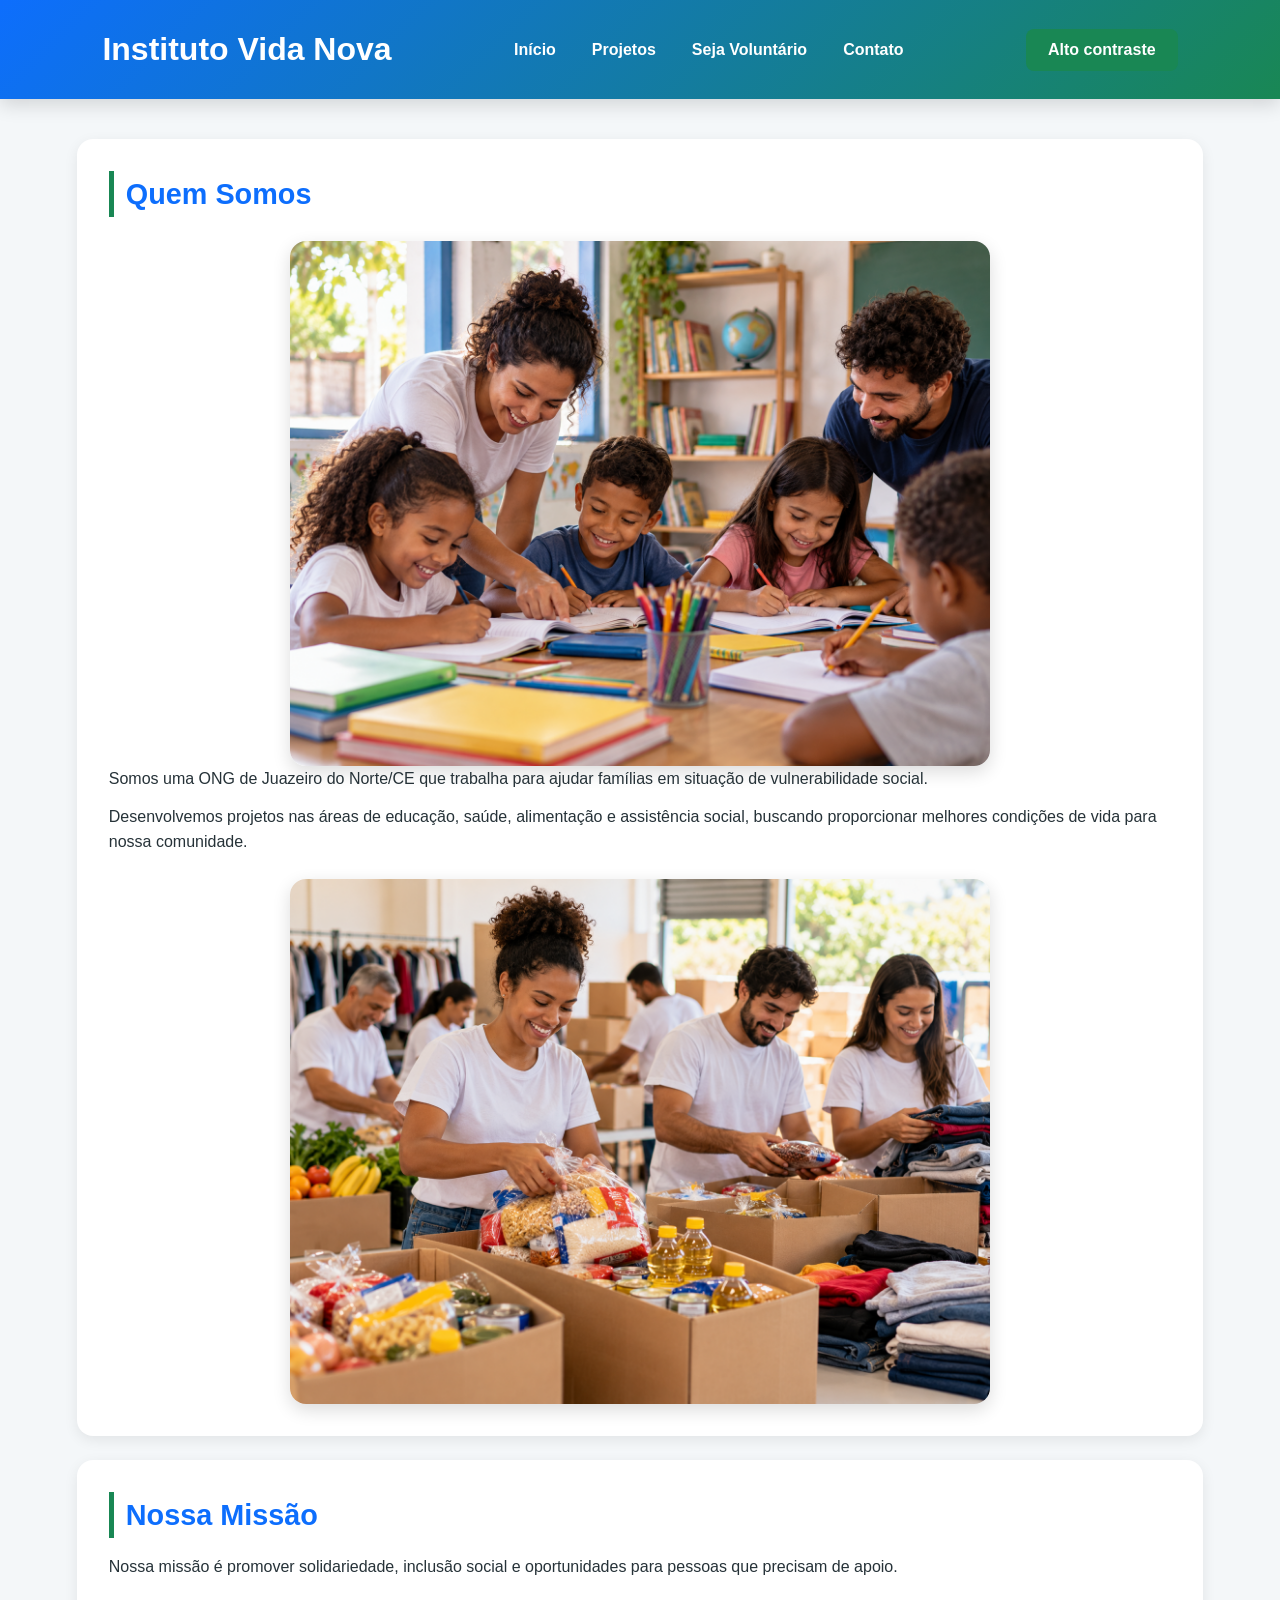
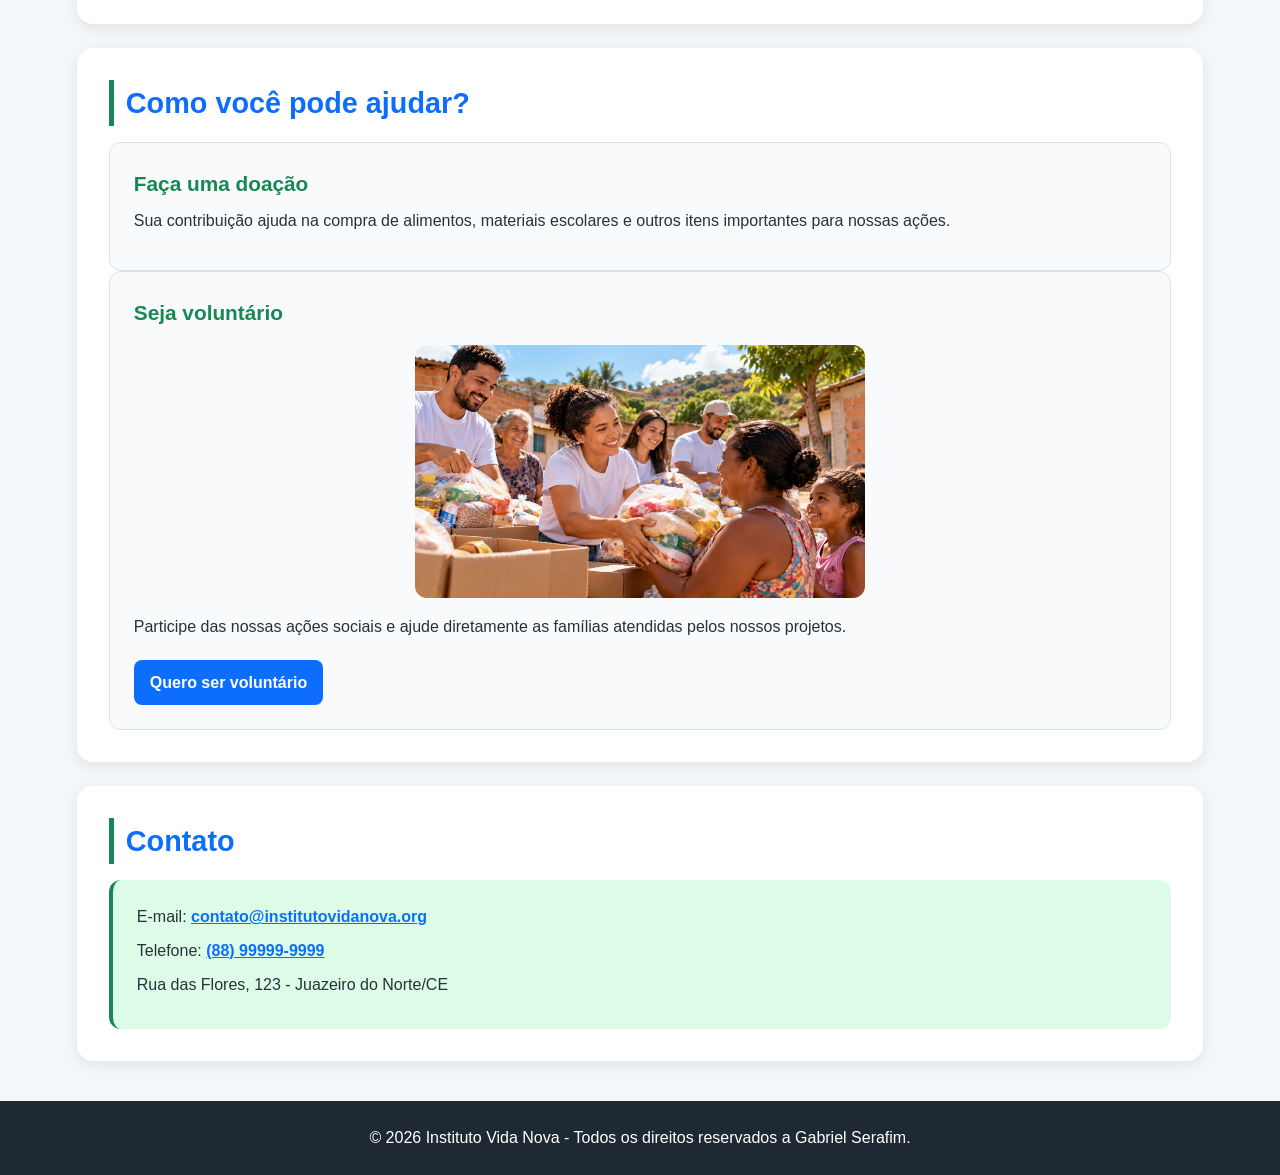
<file: index.html>
<!DOCTYPE html>
<html lang="pt-BR">

<head>
    <meta charset="UTF-8">
    <title>Instituto Vida Nova</title>

    <script>
        window.location.href = "./html/index.html";
    </script>
</head>

<body>
    <p>
        Redirecionando...
        <a href="./html/index.html">Clique aqui para acessar o site.</a>
    </p>
</body>

</html>
</file>
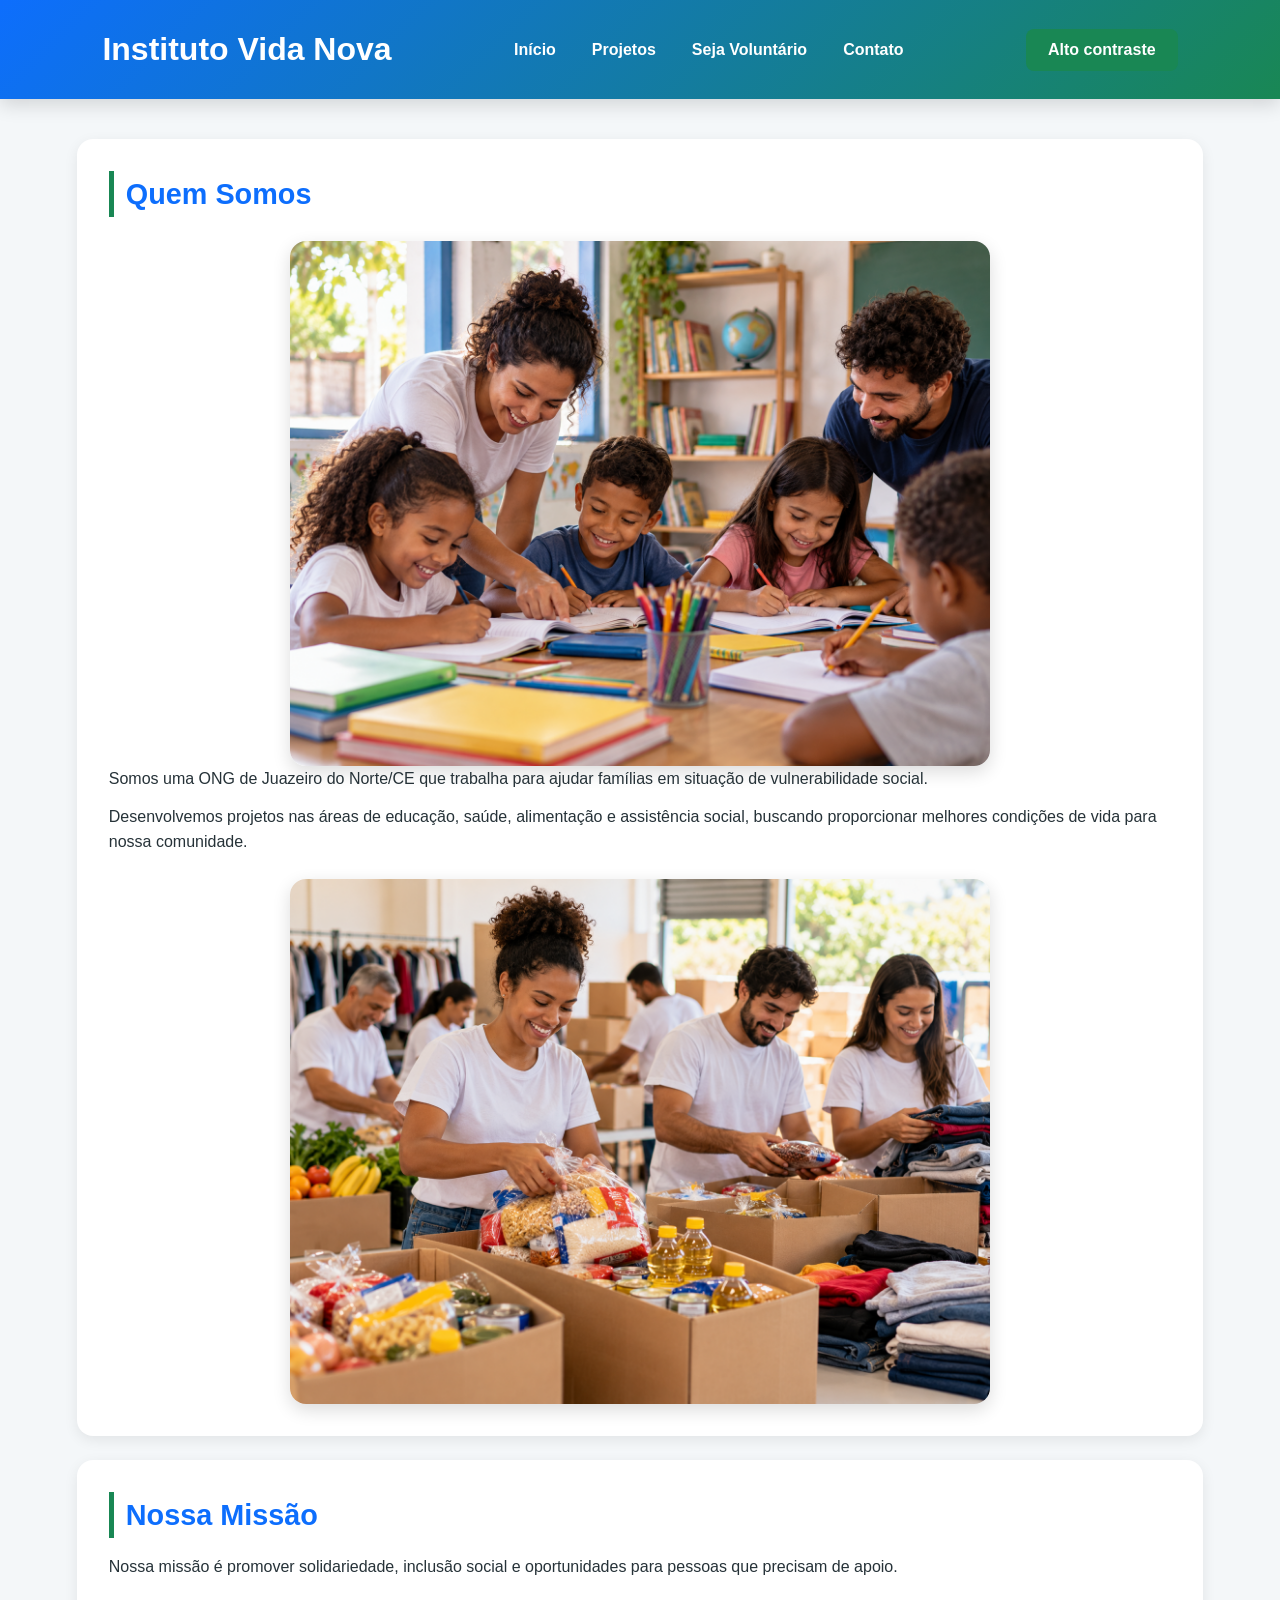
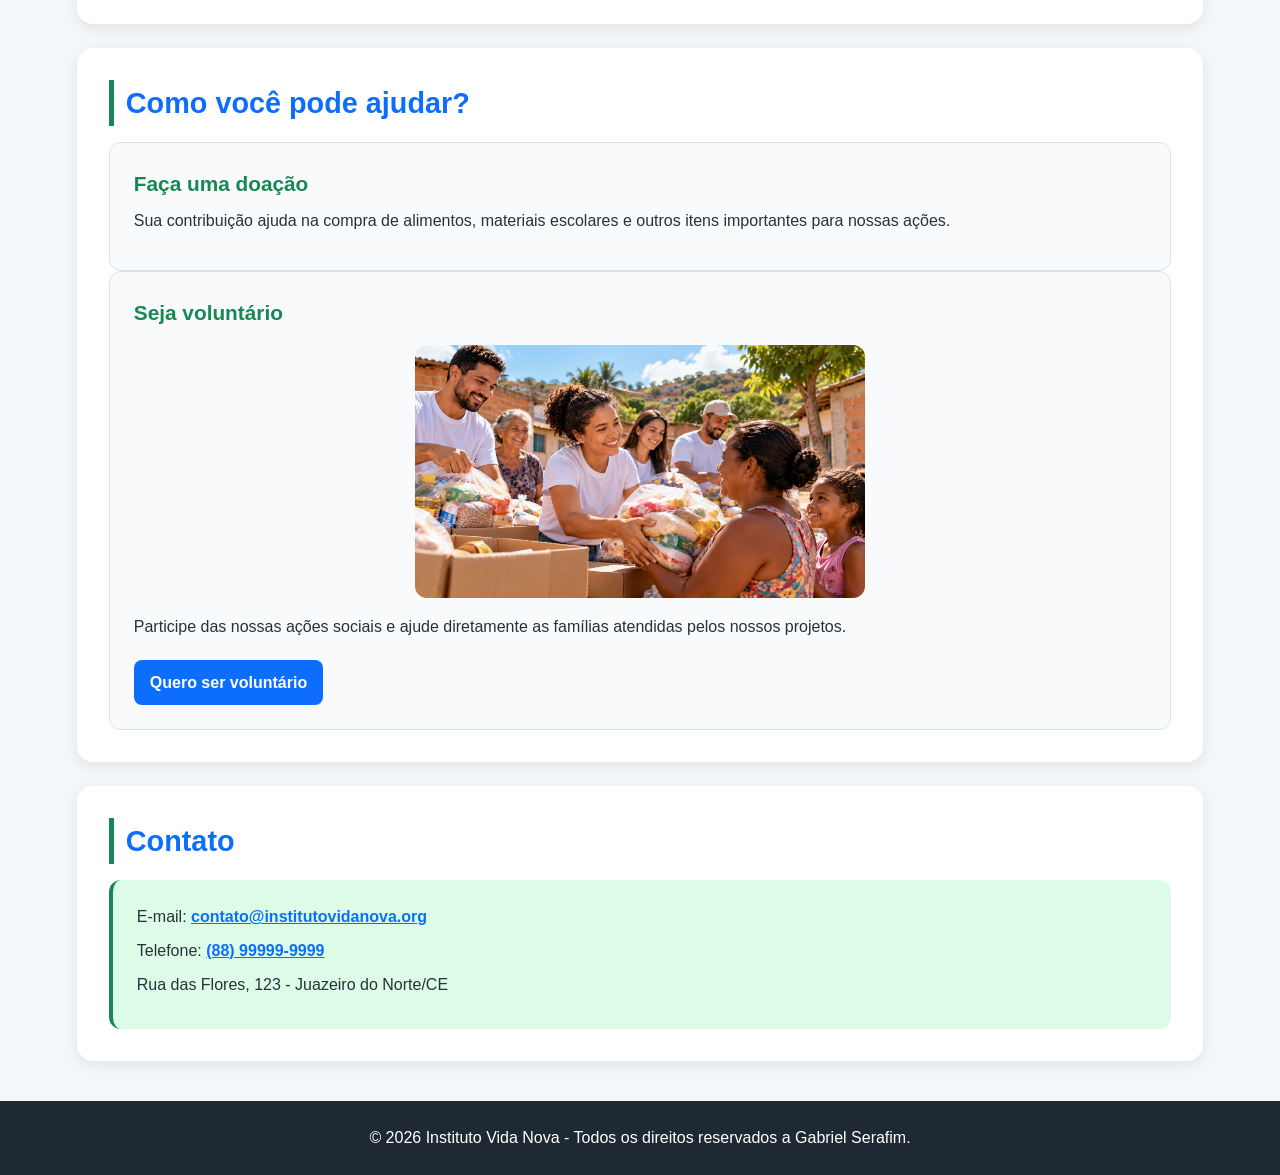
<file: html/index.html>
<!DOCTYPE html>
<html lang="pt-BR">

<head>
    <meta charset="UTF-8">
    <meta name="viewport" content="width=device-width, initial-scale=1.0">

    <title>Instituto Vida Nova</title>

 <link rel="stylesheet" href="../css/style.min.css">
<link rel="icon" type="image/png" href="../imagens/faviconsite.png">
</head>

<body>
  <a href="#conteudo" class="skip-link">
    Pular para o conteúdo principal
</a>
   <header>

    <h1>Instituto Vida Nova</h1>

    <input type="checkbox" id="menu-toggle">

    <label
        for="menu-toggle"
        class="menu-icon"
        aria-label="Abrir ou fechar menu de navegação">
        ☰
    </label>

    <nav aria-label="Navegação principal">

        <a href="index.html" aria-current="page">Início</a>
        <a href="projetos.html">Projetos</a>
        <a href="cadastro.html">Seja Voluntário</a>
        <a href="contatos.html">Contato</a>

    </nav>
<button
    type="button"
    id="contraste-btn"
    aria-pressed="false">
    Alto contraste
</button>
</header>


    <main id="conteudo">

        <section id="sobre">

            <h2>Quem Somos</h2>

            <img
                src="../imagens/imagem1.png"
                alt="Voluntários do Instituto Vida Nova auxiliando os estudos das crianças"
                width="400">

            <p>
                Somos uma ONG de Juazeiro do Norte/CE que trabalha para ajudar
                famílias em situação de vulnerabilidade social.
            </p>

            <p>
                Desenvolvemos projetos nas áreas de educação, saúde,
                alimentação e assistência social, buscando proporcionar
                melhores condições de vida para nossa comunidade.
            </p>

            <img
                src="../imagens/Imagem4.png"
                alt="Voluntários do Instituto Vida Nova entregando doações para famílias"
                width="400">

        </section>


        <section id="missao">

            <h2>Nossa Missão</h2>

            <p>
                Nossa missão é promover solidariedade, inclusão social e
                oportunidades para pessoas que precisam de apoio.
            </p>

        </section>


        <section id="como-ajudar">

            <h2>Como você pode ajudar?</h2>

            <article>

                <h3>Faça uma doação</h3>

                <p>
                    Sua contribuição ajuda na compra de alimentos,
                    materiais escolares e outros itens importantes
                    para nossas ações.
                </p>

            </article>


            <article>

                <h3>Seja voluntário</h3>

                <img
                    src="../imagens/Imagem 2.png"
                    alt="Voluntários entregando cestas básicas"
                    width="450">

                <p>
                    Participe das nossas ações sociais e ajude diretamente
                    as famílias atendidas pelos nossos projetos.
                </p>

                <a href="#"
                   data-pagina="cadastro">
                    Quero ser voluntário
                </a>

            </article>

        </section>


        <section id="contato">

            <h2>Contato</h2>

            <address>

                <p>
                    E-mail:
                    <a href="mailto:contato@institutovidanova.org">
                        contato@institutovidanova.org
                    </a>
                </p>

                <p>
                    Telefone:
                    <a href="tel:+5588999999999">
                        (88) 99999-9999
                    </a>
                </p>

                <p>
                    Rua das Flores, 123 - Juazeiro do Norte/CE
                </p>

            </address>

        </section>

    </main>


    <footer>

        <p>
            &copy; 2026 Instituto Vida Nova -
            Todos os direitos reservados a Gabriel Serafim.
        </p>

    </footer>

<script src="../js/script.min.js"></script>
</body>

</html>
</file>
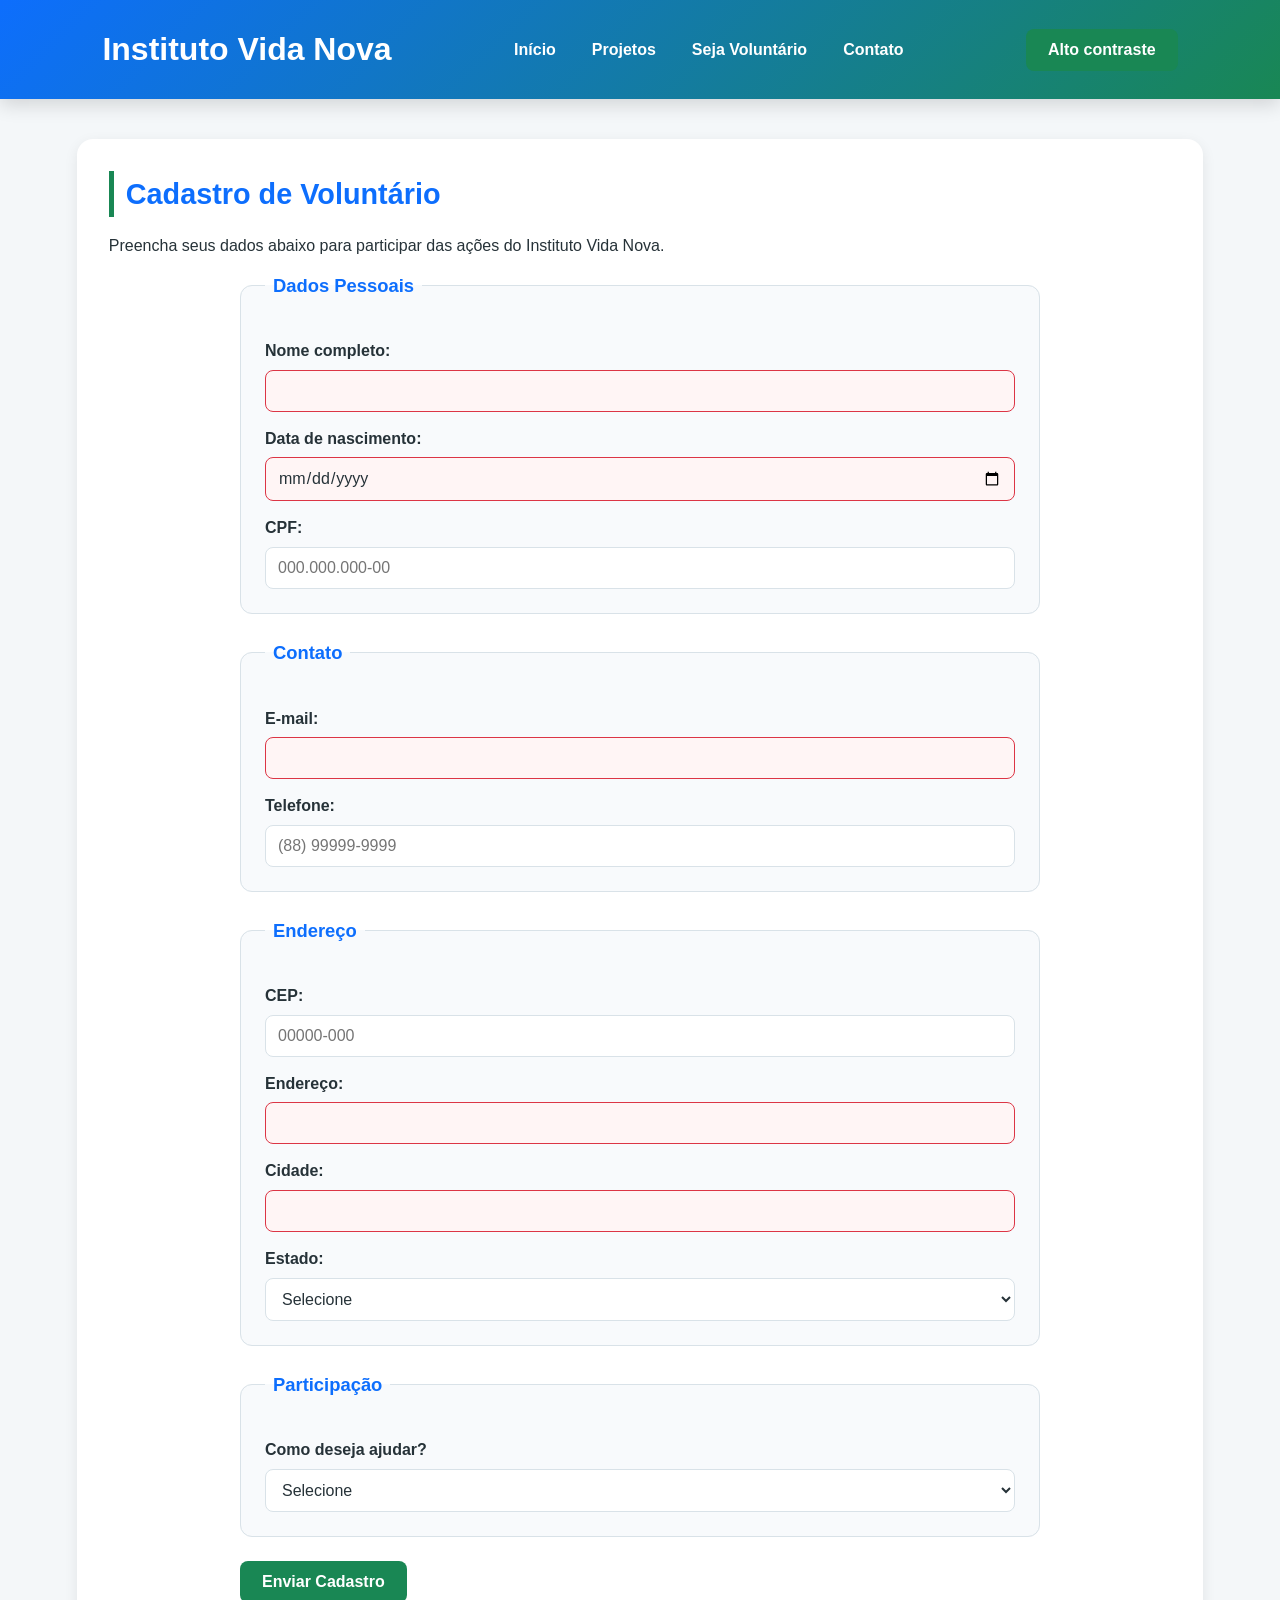
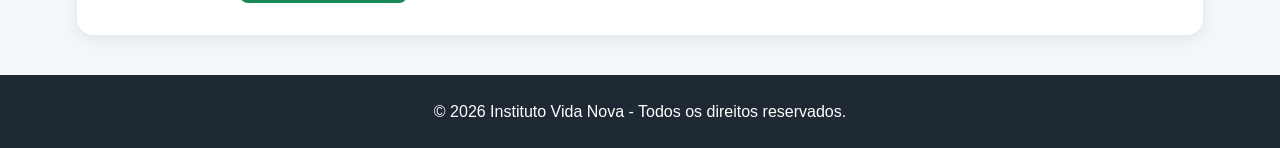
<file: html/cadastro.html>
<!DOCTYPE html>
<html lang="pt-BR">

<head>
    <meta charset="UTF-8">
    <meta name="viewport" content="width=device-width, initial-scale=1.0">

    <title>Cadastro - Instituto Vida Nova</title>

       <link rel="stylesheet" href="../css/style.min.css">
    <link rel="icon" type="image/png" href="../imagens/faviconsite.png">    


<body>

   <header>

    <h1>Instituto Vida Nova</h1>

    <input type="checkbox" id="menu-toggle">

    <label
        for="menu-toggle"
        class="menu-icon"
        aria-label="Abrir ou fechar menu de navegação">
        ☰
    </label>

    <nav aria-label="Navegação principal">

        <a href="index.html" aria-current="page">Início</a>
        <a href="projetos.html">Projetos</a>
        <a href="cadastro.html">Seja Voluntário</a>
        <a href="contatos.html">Contato</a>

    </nav>
<button
    type="button"
    id="contraste-btn"
    aria-pressed="false">
    Alto contraste
</button>
</header>


    <main>

        <section>

            <h2>Cadastro de Voluntário</h2>

            <p>
                Preencha seus dados abaixo para participar das ações
                do Instituto Vida Nova.
            </p>


            <form id="formCadastro">

                <fieldset>

                    <legend>Dados Pessoais</legend>

                    <label for="nome">Nome completo:</label>

                    <input
                        type="text"
                        id="nome"
                        name="nome"
                        required>


                    <label for="nascimento">
                        Data de nascimento:
                    </label>

                    <input
                        type="date"
                        id="nascimento"
                        name="nascimento"
                        required>


                    <label for="cpf">CPF:</label>

                    <input
                        type="text"
                        id="cpf"
                        name="cpf"
                        placeholder="000.000.000-00"
                        pattern="\d{3}\.\d{3}\.\d{3}-\d{2}"
                        required>

                </fieldset>


                <fieldset>

                    <legend>Contato</legend>

                    <label for="email">E-mail:</label>

                    <input
                        type="email"
                        id="email"
                        name="email"
                        required>


                    <label for="telefone">Telefone:</label>

                    <input
                        type="tel"
                        id="telefone"
                        name="telefone"
                        placeholder="(88) 99999-9999"
                        required>

                </fieldset>


                <fieldset>

                    <legend>Endereço</legend>

                    <label for="cep">CEP:</label>

                    <input
                        type="text"
                        id="cep"
                        name="cep"
                        placeholder="00000-000"
                        pattern="\d{5}-\d{3}"
                        required>


                    <label for="endereco">Endereço:</label>

                    <input
                        type="text"
                        id="endereco"
                        name="endereco"
                        required>


                    <label for="cidade">Cidade:</label>

                    <input
                        type="text"
                        id="cidade"
                        name="cidade"
                        required>


                    <label for="estado">Estado:</label>

                    <select
                        id="estado"
                        name="estado"
                        required>

                        <option value="">Selecione</option>

                        <option value="AC">Acre</option>
                        <option value="AL">Alagoas</option>
                        <option value="AP">Amapá</option>
                        <option value="AM">Amazonas</option>
                        <option value="BA">Bahia</option>
                        <option value="CE">Ceará</option>
                        <option value="DF">Distrito Federal</option>
                        <option value="ES">Espírito Santo</option>
                        <option value="GO">Goiás</option>
                        <option value="MA">Maranhão</option>
                        <option value="MT">Mato Grosso</option>
                        <option value="MS">Mato Grosso do Sul</option>
                        <option value="MG">Minas Gerais</option>
                        <option value="PA">Pará</option>
                        <option value="PB">Paraíba</option>
                        <option value="PR">Paraná</option>
                        <option value="PE">Pernambuco</option>
                        <option value="PI">Piauí</option>
                        <option value="RJ">Rio de Janeiro</option>
                        <option value="RN">Rio Grande do Norte</option>
                        <option value="RS">Rio Grande do Sul</option>
                        <option value="RO">Rondônia</option>
                        <option value="RR">Roraima</option>
                        <option value="SC">Santa Catarina</option>
                        <option value="SP">São Paulo</option>
                        <option value="SE">Sergipe</option>
                        <option value="TO">Tocantins</option>

                    </select>

                </fieldset>


                <fieldset>

                    <legend>Participação</legend>

                    <label for="participacao">
                        Como deseja ajudar?
                    </label>

                    <select
                        id="participacao"
                        name="participacao"
                        required>

                        <option value="">Selecione</option>

                        <option value="voluntario">
                            Quero ser voluntário
                        </option>

                        <option value="doador">
                            Quero fazer doações
                        </option>

                        <option value="ambos">
                            Quero ser voluntário e doador
                        </option>

                    </select>

                </fieldset>


                <button type="submit">
                    Enviar Cadastro
                </button>

            </form>

            <div id="mensagem-feedback"></div>

        </section>

    </main>


    <footer>

        <p>
            &copy; 2026 Instituto Vida Nova -
            Todos os direitos reservados.
        </p>

    </footer>


    <script src="../js/script.min.js"></script>

</body>

</html>
</file>
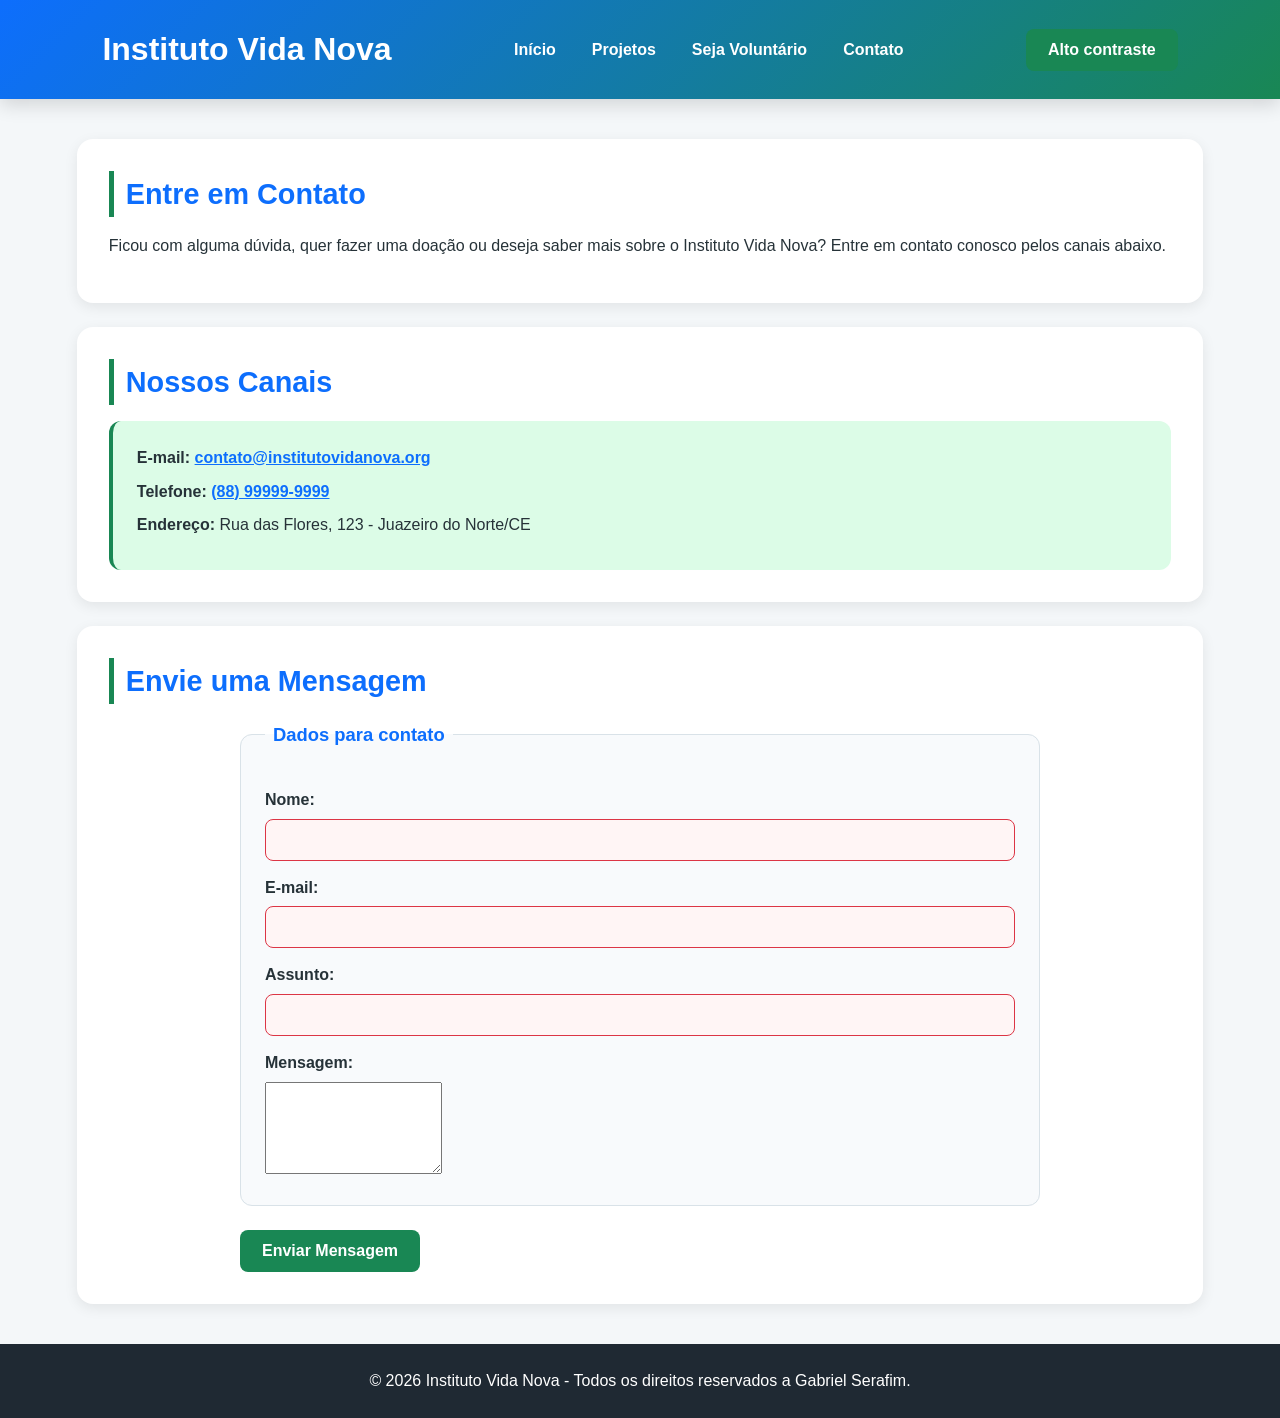
<file: html/contatos.html>
<!DOCTYPE html>
<html lang="pt-BR">

<head>
    <meta charset="UTF-8">
    <meta name="viewport" content="width=device-width, initial-scale=1.0">

    <title>Contato - Instituto Vida Nova</title>

        <link rel="stylesheet" href="../css/style.min.css">
    <link rel="icon" type="image/png" href="../imagens/faviconsite.png">    

</head>

<body>

   <header>

    <h1>Instituto Vida Nova</h1>

    <input type="checkbox" id="menu-toggle">

    <label
        for="menu-toggle"
        class="menu-icon"
        aria-label="Abrir ou fechar menu de navegação">
        ☰
    </label>

    <nav aria-label="Navegação principal">

        <a href="index.html" aria-current="page">Início</a>
        <a href="projetos.html">Projetos</a>
        <a href="cadastro.html">Seja Voluntário</a>
        <a href="contatos.html">Contato</a>

    </nav>
<button
    type="button"
    id="contraste-btn"
    aria-pressed="false">
    Alto contraste
</button>
</header>


    <main>

        <section>

            <h2>Entre em Contato</h2>

            <p>
                Ficou com alguma dúvida, quer fazer uma doação
                ou deseja saber mais sobre o Instituto Vida Nova?
                Entre em contato conosco pelos canais abaixo.
            </p>

        </section>


        <section>

            <h2>Nossos Canais</h2>

            <address>

                <p>
                    <strong>E-mail:</strong>

                    <a href="mailto:contato@institutovidanova.org">
                        contato@institutovidanova.org
                    </a>
                </p>


                <p>
                    <strong>Telefone:</strong>

                    <a href="tel:+5588999999999">
                        (88) 99999-9999
                    </a>
                </p>


                <p>
                    <strong>Endereço:</strong>
                    Rua das Flores, 123 - Juazeiro do Norte/CE
                </p>

            </address>

        </section>


        <section>

            <h2>Envie uma Mensagem</h2>

            <form id="formContato">

                <fieldset>

                    <legend>Dados para contato</legend>


                    <label for="nome">
                        Nome:
                    </label>

                    <input
                        type="text"
                        id="nome"
                        name="nome"
                        required>


                    <label for="email">
                        E-mail:
                    </label>

                    <input
                        type="email"
                        id="email"
                        name="email"
                        required>


                    <label for="assunto">
                        Assunto:
                    </label>

                    <input
                        type="text"
                        id="assunto"
                        name="assunto"
                        required>


                    <label for="mensagem">
                        Mensagem:
                    </label>

                    <textarea
                        id="mensagem"
                        name="mensagem"
                        rows="6"
                        required></textarea>

                </fieldset>


                <button type="submit">
                    Enviar Mensagem
                </button>

            </form>


            <div id="mensagem-feedback"></div>

        </section>

    </main>


    <footer>

        <p>
            &copy; 2026 Instituto Vida Nova -
            Todos os direitos reservados a Gabriel Serafim.
        </p>

    </footer>


    <script src="../js/script.min.js"></script>

</body>

</html>
</file>
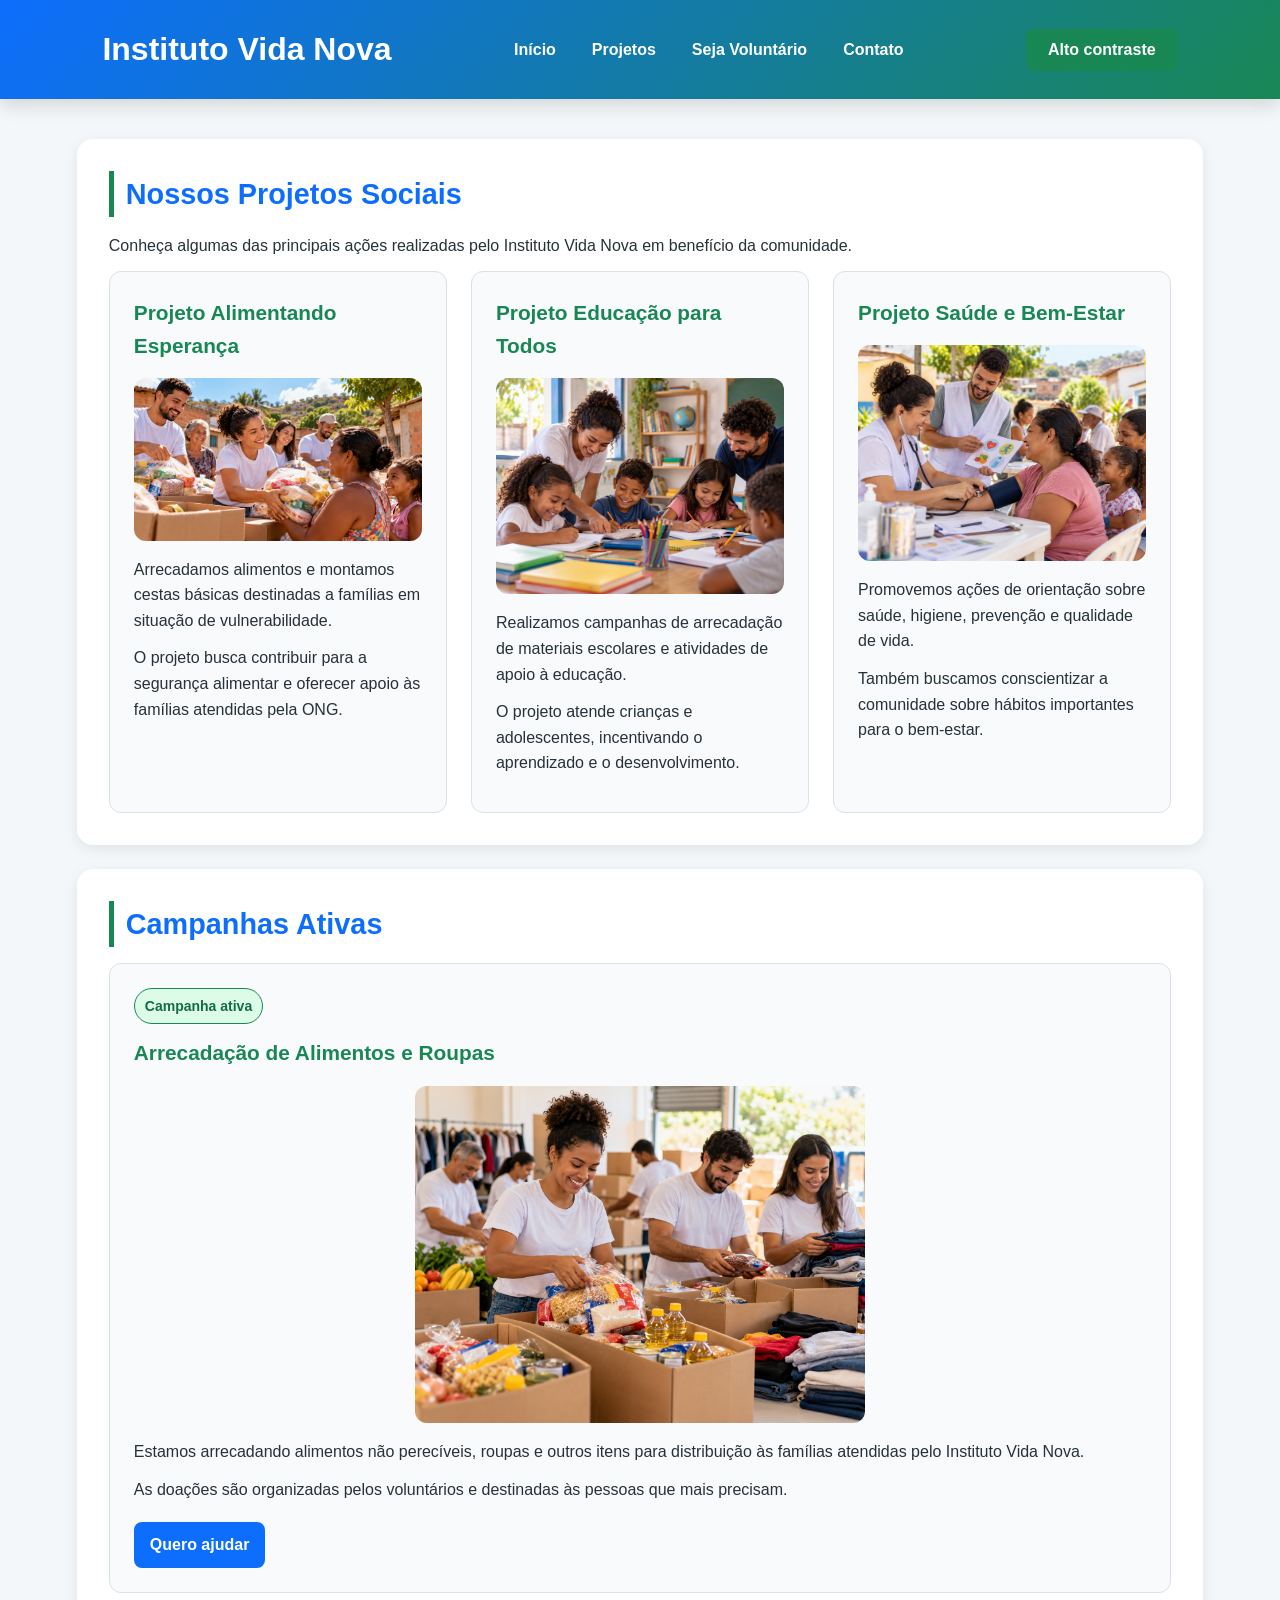
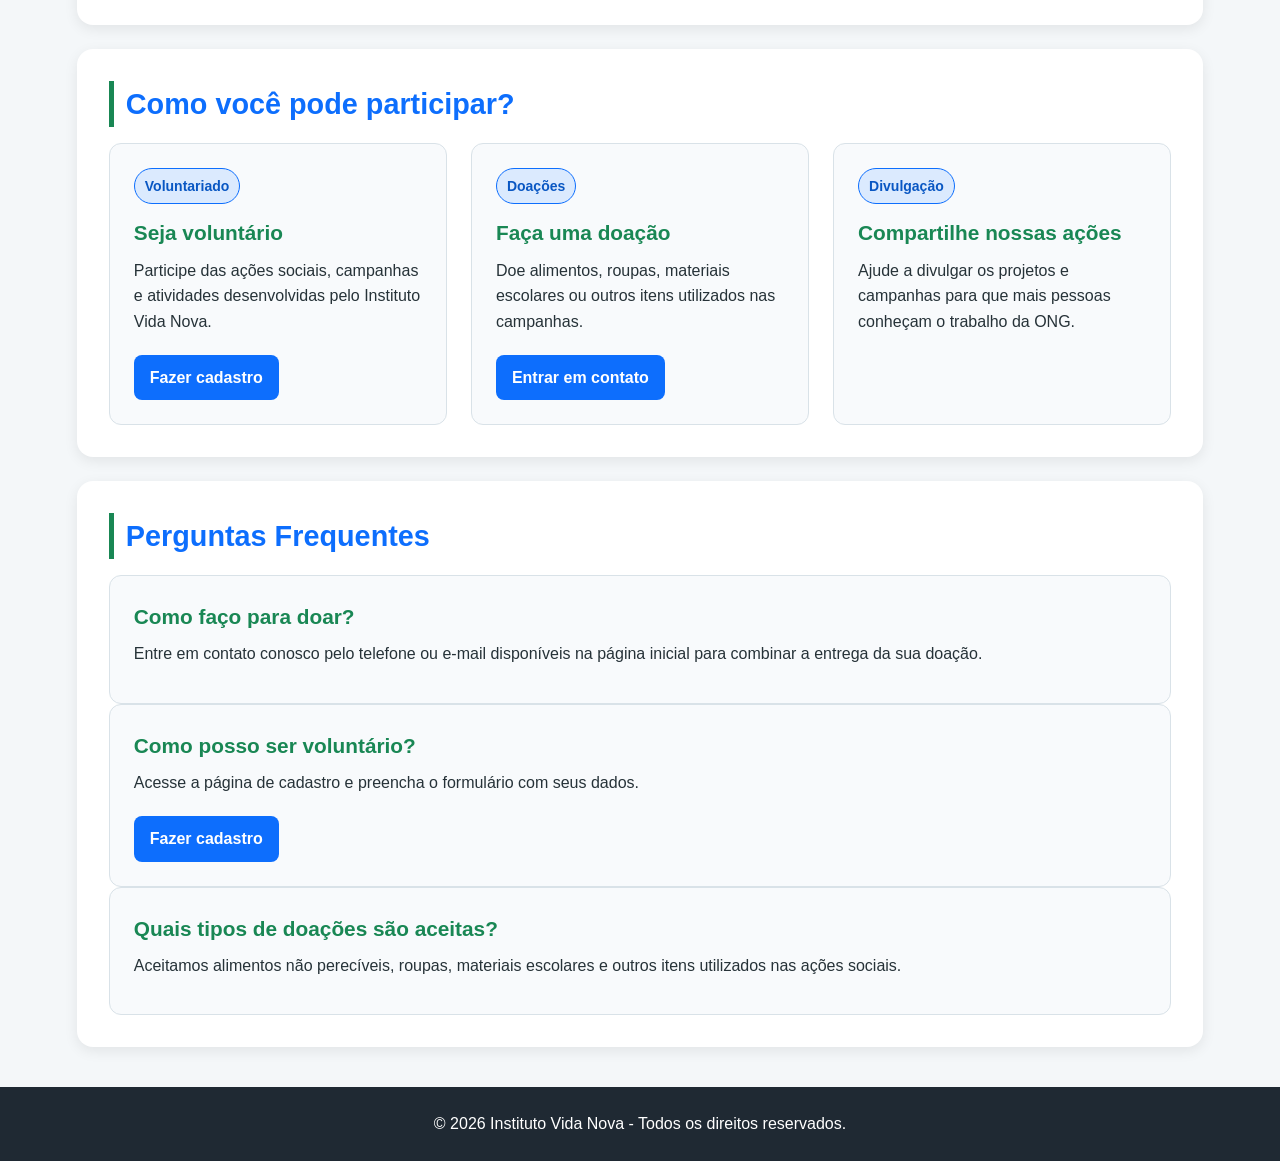
<file: html/projetos.html>
<!DOCTYPE html>
<html lang="pt-BR">

<head>
    <meta charset="UTF-8">

    <meta name="viewport"
          content="width=device-width, initial-scale=1.0">

    <title>Projetos - Instituto Vida Nova</title>

    <link rel="stylesheet" href="../css/style.min.css">
    <link rel="icon" type="image/png" href="../imagens/faviconsite.png">    
</head>

<body>

    <header>

    <h1>Instituto Vida Nova</h1>

    <input type="checkbox" id="menu-toggle">

    <label
        for="menu-toggle"
        class="menu-icon"
        aria-label="Abrir ou fechar menu de navegação">
        ☰
    </label>

    <nav aria-label="Navegação principal">

        <a href="index.html" aria-current="page">Início</a>
        <a href="projetos.html">Projetos</a>
        <a href="cadastro.html">Seja Voluntário</a>
        <a href="contatos.html">Contato</a>

    </nav>
<button
    type="button"
    id="contraste-btn"
    aria-pressed="false">
    Alto contraste
</button>
</header>


    <main>

        <!-- =========================
             PROJETOS SOCIAIS
        ========================== -->

        <section>

            <h2>Nossos Projetos Sociais</h2>

            <p>
                Conheça algumas das principais ações realizadas
                pelo Instituto Vida Nova em benefício da comunidade.
            </p>


            <div class="projetos-grid">

                <article>

                    <h3>
                        Projeto Alimentando Esperança
                    </h3>

                    <img
                        src="../imagens/Imagem 2.png"
                        alt="Voluntários entregando alimentos para famílias"
                        width="450">

                    <p>
                        Arrecadamos alimentos e montamos cestas básicas
                        destinadas a famílias em situação de vulnerabilidade.
                    </p>

                    <p>
                        O projeto busca contribuir para a segurança alimentar
                        e oferecer apoio às famílias atendidas pela ONG.
                    </p>

                </article>


                <article>

                    <h3>
                        Projeto Educação para Todos
                    </h3>

                    <img
                        src="../imagens/imagem1.png"
                        alt="Voluntários auxiliando crianças em atividades educacionais"
                        width="450">

                    <p>
                        Realizamos campanhas de arrecadação de materiais
                        escolares e atividades de apoio à educação.
                    </p>

                    <p>
                        O projeto atende crianças e adolescentes,
                        incentivando o aprendizado e o desenvolvimento.
                    </p>

                </article>


                <article>

                    <h3>
                        Projeto Saúde e Bem-Estar
                    </h3>

                    <img
                        src="../imagens/Imagem 3.png"
                        alt="Voluntários realizando ação de saúde com moradores da comunidade"
                        width="450">
                    <p>
                        Promovemos ações de orientação sobre saúde,
                        higiene, prevenção e qualidade de vida.
                    </p>

                    <p>
                        Também buscamos conscientizar a comunidade
                        sobre hábitos importantes para o bem-estar.
                    </p>

                </article>

            </div>

        </section>



        <!-- =========================
             CAMPANHAS ATIVAS
        ========================== -->

        <section>

            <h2>Campanhas Ativas</h2>

            <article>

                <span class="badge badge-ativo">
                    Campanha ativa
                </span>

                <h3>
                    Arrecadação de Alimentos e Roupas
                </h3>

                <img
                    src="../imagens/Imagem4.png"
                    alt="Voluntários organizando alimentos e roupas para doação"
                    width="450">

                <p>
                    Estamos arrecadando alimentos não perecíveis,
                    roupas e outros itens para distribuição às famílias
                    atendidas pelo Instituto Vida Nova.
                </p>

                <p>
                    As doações são organizadas pelos voluntários
                    e destinadas às pessoas que mais precisam.
                </p>

                <a href="cadastro.html">
                    Quero ajudar
                </a>

            </article>

        </section>



        <!-- =========================
             COMO AJUDAR
        ========================== -->

        <section>

            <h2>Como você pode participar?</h2>


            <div class="grid-12">

                <article class="col-4">

                    <span class="badge badge-info">
                        Voluntariado
                    </span>

                    <h3>
                        Seja voluntário
                    </h3>

                    <p>
                        Participe das ações sociais,
                        campanhas e atividades desenvolvidas
                        pelo Instituto Vida Nova.
                    </p>

                    <a href="cadastro.html">
                        Fazer cadastro
                    </a>

                </article>


                <article class="col-4">

                    <span class="badge badge-info">
                        Doações
                    </span>

                    <h3>
                        Faça uma doação
                    </h3>

                    <p>
                        Doe alimentos, roupas,
                        materiais escolares ou outros itens
                        utilizados nas campanhas.
                    </p>

                    <a href="index.html">
                        Entrar em contato
                    </a>

                </article>


                <article class="col-4">

                    <span class="badge badge-info">
                        Divulgação
                    </span>

                    <h3>
                        Compartilhe nossas ações
                    </h3>

                    <p>
                        Ajude a divulgar os projetos
                        e campanhas para que mais pessoas
                        conheçam o trabalho da ONG.
                    </p>

                </article>

            </div>

        </section>



        <!-- =========================
             PERGUNTAS FREQUENTES
        ========================== -->

        <section>

            <h2>Perguntas Frequentes</h2>


            <article>

                <h3>
                    Como faço para doar?
                </h3>

                <p>
                    Entre em contato conosco pelo telefone
                    ou e-mail disponíveis na página inicial
                    para combinar a entrega da sua doação.
                </p>

            </article>


            <article>

                <h3>
                    Como posso ser voluntário?
                </h3>

                <p>
                    Acesse a página de cadastro
                    e preencha o formulário com seus dados.
                </p>

                <a href="cadastro.html">
                    Fazer cadastro
                </a>

            </article>


            <article>

                <h3>
                    Quais tipos de doações são aceitas?
                </h3>

                <p>
                    Aceitamos alimentos não perecíveis,
                    roupas, materiais escolares e outros
                    itens utilizados nas ações sociais.
                </p>

            </article>

        </section>

    </main>


    <footer>

        <p>
            &copy; 2026 Instituto Vida Nova -
            Todos os direitos reservados.
        </p>

    </footer>
<script src="../js/script.min.js"></script>
</body>

</html>
</file>
<file: css/style.min.css>
:root{--cor-primaria:#0d6efd;--cor-primaria-escura:#0957c3;--cor-primaria-clara:#dbeafe;--cor-secundaria:#198754;--cor-secundaria-escura:#146c43;--cor-secundaria-clara:#dcfce7;--cor-sucesso:#198754;--cor-erro:#dc3545;--cor-alerta:#ffc107;--cor-info:#0dcaf0;--cor-fundo:#f4f7f9;--cor-superficie:#ffffff;--cor-superficie-suave:#f8fafc;--cor-texto:#263238;--cor-texto-secundario:#52606d;--cor-borda:#d9e2e8;--cor-rodape:#1f2933;--fonte-principal:Arial,Helvetica,sans-serif;--fonte-xs:0.875rem;--fonte-sm:1rem;--fonte-md:1.15rem;--fonte-lg:1.5rem;--fonte-xl:2rem;--espaco-1:8px;--espaco-2:12px;--espaco-3:16px;--espaco-4:24px;--espaco-5:32px;--espaco-6:40px;--espaco-7:56px;--raio-pequeno:8px;--raio-medio:12px;--raio-grande:16px;--sombra-suave:0 4px 14px rgba(0, 0, 0, 0.08);--sombra-media:0 6px 18px rgba(0, 0, 0, 0.14);--largura-maxima:1200px}*{margin:0;padding:0;box-sizing:border-box}html{scroll-behavior:smooth}body{font-family:var(--fonte-principal);font-size:var(--fonte-sm);line-height:1.6;background-color:var(--cor-fundo);color:var(--cor-texto)}img{max-width:100%;height:auto;display:block}header{background:linear-gradient(135deg,var(--cor-primaria),var(--cor-secundaria));color:var(--cor-superficie);padding:var(--espaco-4) 8%;display:flex;align-items:center;justify-content:space-between;gap:var(--espaco-4);flex-wrap:wrap;box-shadow:var(--sombra-media)}header h1{font-size:var(--fonte-xl);font-weight:700}#menu-toggle{display:none}.menu-icon{display:none;font-size:2rem;cursor:pointer;color:var(--cor-superficie);user-select:none}nav{display:flex;align-items:center;gap:var(--espaco-1);flex-wrap:wrap}nav a{color:var(--cor-superficie);text-decoration:none;font-weight:700;padding:10px 14px;border-radius:var(--raio-pequeno);transition:background-color .3s,transform .3s,color .3s}nav a:focus,nav a:hover{background-color:rgba(255,255,255,.18);transform:translateY(-2px)}main{width:88%;max-width:var(--largura-maxima);margin:var(--espaco-6) auto;display:grid;grid-template-columns:repeat(12,minmax(0,1fr));gap:var(--espaco-4)}main>section{grid-column:1/-1}.grid-12{display:grid;grid-template-columns:repeat(12,minmax(0,1fr));gap:var(--espaco-4)}.col-12{grid-column:span 12}.col-8{grid-column:span 8}.col-6{grid-column:span 6}.col-4{grid-column:span 4}.col-3{grid-column:span 3}section{background-color:var(--cor-superficie);padding:var(--espaco-5);border-radius:var(--raio-grande);box-shadow:var(--sombra-suave)}section h2{font-size:1.8rem;color:var(--cor-primaria);margin-bottom:var(--espaco-3);border-left:5px solid var(--cor-secundaria);padding-left:var(--espaco-2)}section p{margin-bottom:var(--espaco-2)}#sobre img{width:700px;max-width:100%;margin:var(--espaco-4) auto 0;border-radius:var(--raio-grande);box-shadow:var(--sombra-media)}article{background-color:var(--cor-superficie-suave);padding:var(--espaco-4);border-radius:var(--raio-medio);border:1px solid var(--cor-borda);transition:transform .3s,box-shadow .3s,border-color .3s}article:hover{transform:translateY(-3px);box-shadow:var(--sombra-media);border-color:var(--cor-primaria-clara)}article h3{color:var(--cor-secundaria);font-size:1.3rem;margin-bottom:var(--espaco-1)}article img{width:450px;max-width:100%;margin:var(--espaco-3) auto;border-radius:var(--raio-medio)}.projetos-grid{display:grid;grid-template-columns:repeat(12,minmax(0,1fr));gap:var(--espaco-4)}.projetos-grid>article{grid-column:span 4}main a{color:var(--cor-primaria);font-weight:700}main a:focus,main a:hover{color:var(--cor-secundaria)}.botao-modal,article a{display:inline-block;margin-top:var(--espaco-1);background-color:var(--cor-primaria);color:var(--cor-superficie);text-decoration:none;padding:10px 16px;border-radius:var(--raio-pequeno);transition:background-color .3s,transform .3s,opacity .3s}.botao-modal:focus,.botao-modal:hover,article a:focus,article a:hover{background-color:var(--cor-primaria-escura);color:var(--cor-superficie);transform:translateY(-2px)}.botao-modal:active,article a:active{transform:translateY(0);opacity:.85}button{background-color:var(--cor-secundaria);color:var(--cor-superficie);border:0;padding:12px 22px;border-radius:var(--raio-pequeno);font-family:var(--fonte-principal);font-size:var(--fonte-sm);font-weight:700;cursor:pointer;transition:background-color .3s,transform .3s,opacity .3s}button:hover{background-color:var(--cor-secundaria-escura);transform:translateY(-2px)}button:focus{outline:3px solid var(--cor-primaria-clara);outline-offset:2px}button:active{transform:translateY(0);opacity:.85}button:disabled{background-color:var(--cor-borda);color:var(--cor-texto-secundario);cursor:not-allowed;opacity:.6}address{font-style:normal;background-color:var(--cor-secundaria-clara);padding:var(--espaco-4);border-radius:var(--raio-medio);border-left:4px solid var(--cor-secundaria)}address p{margin-bottom:var(--espaco-1)}form{max-width:800px;margin:0 auto}fieldset{border:1px solid var(--cor-borda);border-radius:var(--raio-medio);padding:var(--espaco-4);margin-bottom:var(--espaco-4);background-color:var(--cor-superficie-suave)}legend{color:var(--cor-primaria);font-weight:700;font-size:var(--fonte-md);padding:0 var(--espaco-1)}label{display:block;margin-top:14px;margin-bottom:6px;color:var(--cor-texto);font-weight:700}input,select{width:100%;padding:11px 12px;border:1px solid var(--cor-borda);border-radius:var(--raio-pequeno);background-color:var(--cor-superficie);color:var(--cor-texto);font-family:var(--fonte-principal);font-size:var(--fonte-sm);outline:0;transition:border-color .2s,box-shadow .2s,background-color .2s}input:focus,select:focus{border-color:var(--cor-primaria);box-shadow:0 0 0 3px rgba(13,110,253,.12)}input:valid:not(:placeholder-shown),select:valid{border-color:var(--cor-sucesso)}input:invalid:not(:placeholder-shown){border-color:var(--cor-erro);background-color:#fff5f5}.badge{display:inline-block;padding:6px 10px;border-radius:20px;font-size:var(--fonte-xs);font-weight:700;margin-bottom:var(--espaco-2)}.badge-ativo{background-color:var(--cor-secundaria-clara);color:var(--cor-secundaria-escura);border:1px solid var(--cor-secundaria)}.badge-info{background-color:var(--cor-primaria-clara);color:var(--cor-primaria-escura);border:1px solid var(--cor-primaria)}.toast{margin-top:var(--espaco-3);padding:var(--espaco-3);background-color:var(--cor-sucesso);color:var(--cor-superficie);border-radius:var(--raio-pequeno);font-weight:700;box-shadow:var(--sombra-suave);border-left:5px solid var(--cor-secundaria-escura)}.toast-erro{background-color:var(--cor-erro);border-left-color:#a61e2a}.toast-info{background-color:var(--cor-info);color:var(--cor-texto);border-left-color:#087990}.modal{grid-column:1/-1;margin-top:var(--espaco-4);padding:var(--espaco-4);background-color:rgba(13,110,253,.08);border:1px solid var(--cor-primaria);border-radius:var(--raio-grande)}.modal-conteudo{background-color:var(--cor-superficie);padding:var(--espaco-4);border-radius:var(--raio-medio);box-shadow:var(--sombra-suave)}.modal-conteudo h2{color:var(--cor-primaria);margin-bottom:var(--espaco-2)}footer{background-color:var(--cor-rodape);color:var(--cor-superficie);text-align:center;padding:var(--espaco-4);margin-top:var(--espaco-6)}@media (max-width:1200px){main{width:90%;gap:var(--espaco-3)}.projetos-grid>article{grid-column:span 4}}@media (max-width:992px){header{padding-left:6%;padding-right:6%}main{width:92%}.projetos-grid>article{grid-column:span 6}.col-3,.col-4,.col-6,.col-8{grid-column:span 6}}@media (max-width:768px){header{flex-direction:column;align-items:flex-start}header h1{font-size:1.7rem}.menu-icon{display:block}nav{display:none;width:100%;flex-direction:column;align-items:stretch}#menu-toggle:checked+.menu-icon+nav{display:flex}nav a{width:100%;background-color:rgba(255,255,255,.1)}main{width:94%;grid-template-columns:repeat(12,minmax(0,1fr))}section{padding:var(--espaco-4)}section h2{font-size:var(--fonte-lg)}.col-3,.col-4,.col-6,.col-8,.projetos-grid>article{grid-column:span 12}#sobre img,article img{width:100%}.modal{padding:var(--espaco-3)}}@media (max-width:576px){body{font-size:.95rem}header{padding:var(--espaco-3) 5%}main{width:95%;margin-top:var(--espaco-4);margin-bottom:var(--espaco-4);gap:var(--espaco-3)}section{padding:var(--espaco-3)}fieldset{padding:var(--espaco-3)}.botao-modal,button{width:100%;text-align:center}.toast{font-size:.95rem}}@media (max-width:400px){header h1{font-size:1.45rem}.menu-icon{font-size:1.8rem}nav a{padding:9px 10px;font-size:var(--fonte-xs)}section h2{font-size:1.3rem}article h3{font-size:var(--fonte-md)}.modal,.modal-conteudo,article,fieldset,section{padding:var(--espaco-2)}main{width:96%}}.skip-link{position:absolute;left:-9999px;top:0}.skip-link:focus{left:10px;top:10px;padding:10px 14px;background:#fff;color:#000;z-index:9999}.alto-contraste{background:#000;color:#fff}.alto-contraste article,.alto-contraste fieldset,.alto-contraste footer,.alto-contraste header,.alto-contraste main,.alto-contraste section{background:#000;color:#fff}.alto-contraste a{color:#ff0}.alto-contraste button{background:#fff;color:#000;border:2px solid #fff}.alto-contraste input,.alto-contraste select,.alto-contraste textarea{background:#000;color:#fff;border:2px solid #fff}.alto-contraste :focus-visible{outline:3px solid #ffff00;outline-offset:3px}
</file>
